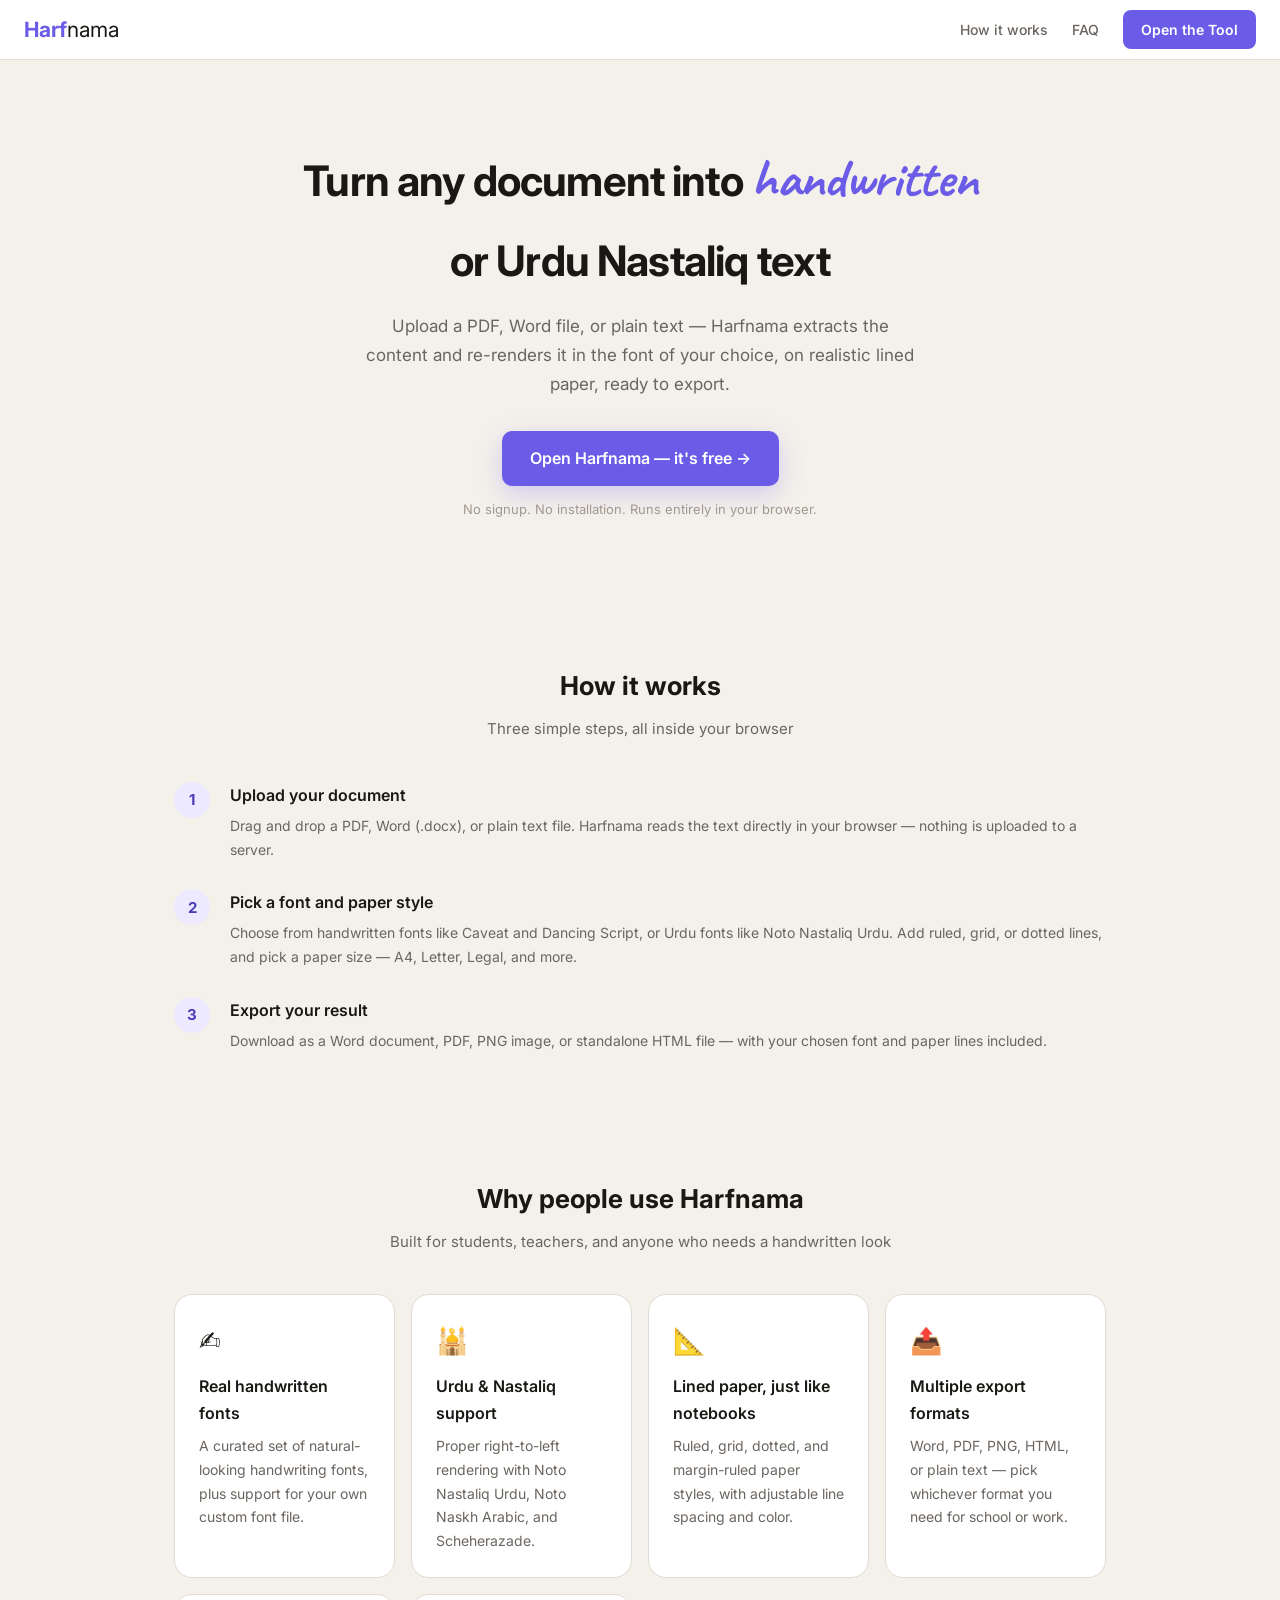
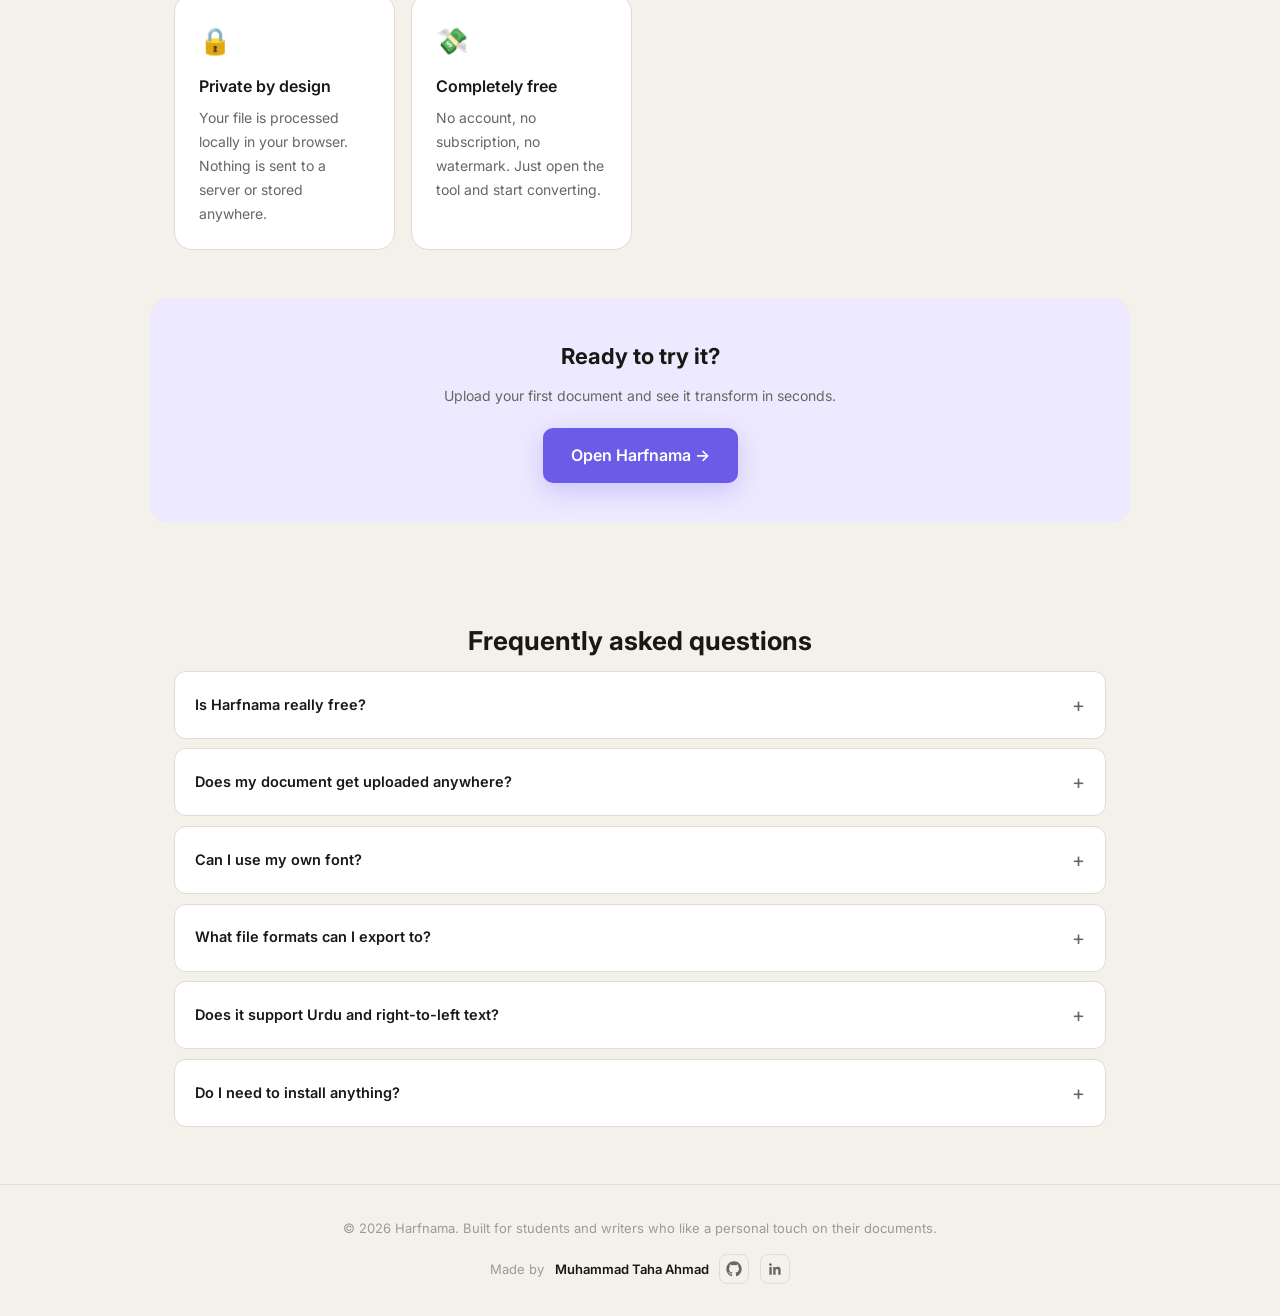
<file: index.html>
<!DOCTYPE html>
<html lang="en">
<head>
<meta charset="UTF-8"/>
<meta name="viewport" content="width=device-width,initial-scale=1.0"/>
<title>Harfnama — Turn Documents into Handwritten & Urdu Fonts, Free</title>
<meta name="description" content="Harfnama is a free browser tool that converts PDF, Word, and text documents into handwritten or Urdu Nastaliq fonts, with lined paper styles and export to PDF, Word, PNG, and HTML."/>

<!-- ════════════════════════════════════════════════
     ADSENSE SITE VERIFICATION
     Paste the verification <script> tag Google gives you
     after signup right below this comment (same as in app.html).
     ════════════════════════════════════════════════ -->

<link rel="preconnect" href="https://fonts.googleapis.com"/>
<link rel="preconnect" href="https://fonts.gstatic.com" crossorigin/>
<link href="https://fonts.googleapis.com/css2?family=Caveat:wght@600&family=Inter:wght@400;500;600;700&display=swap" rel="stylesheet"/>

<style>
*,*::before,*::after{box-sizing:border-box;margin:0;padding:0}
:root{
  --bg:#f4f1eb;--surface:#fff;--s2:#f0ede8;--border:#e0dbd3;--b2:#c8c2b8;
  --text:#1a1814;--muted:#6b6560;--hint:#a09990;
  --accent:#6b5ce7;--al:#ede9ff;--ad:#4a3db5;
  --green:#1b6b45;--gl:#e6f4ec;
  --r:12px;--rl:18px;
}
@media(prefers-color-scheme:dark){:root{
  --bg:#141210;--surface:#1e1c1a;--s2:#282522;--border:#3a3632;--b2:#504b45;
  --text:#f0ece6;--muted:#a09990;--hint:#6b6560;
  --accent:#9b8bf4;--al:#2a2455;--ad:#c4b8ff;
  --green:#4ade80;--gl:#0d2e1a;
}}
body{font-family:'Inter',system-ui,sans-serif;background:var(--bg);color:var(--text);line-height:1.7}

header{background:var(--surface);border-bottom:1px solid var(--border);padding:0 1.5rem;height:60px;display:flex;align-items:center;position:sticky;top:0;z-index:50}
.logo{font-size:21px;font-weight:700;color:var(--accent)}
.logo span{color:var(--text);font-weight:400}
nav{margin-left:auto;display:flex;gap:1.5rem;align-items:center}
nav a{color:var(--muted);text-decoration:none;font-size:14px;font-weight:500}
nav a:hover{color:var(--text)}
.nav-cta{background:var(--accent);color:#fff !important;padding:8px 18px;border-radius:8px;font-weight:600 !important}
.nav-cta:hover{background:var(--ad)}

.hero{max-width:760px;margin:0 auto;padding:4.5rem 1.5rem 3rem;text-align:center}
.hero h1{font-size:clamp(28px,5vw,42px);font-weight:700;letter-spacing:-.02em;margin-bottom:1rem}
.hero .script-sample{font-family:'Caveat',cursive;font-size:1.3em;color:var(--accent)}
.hero p{font-size:17px;color:var(--muted);max-width:560px;margin:0 auto 2rem}
.hero-cta{display:inline-flex;align-items:center;gap:8px;background:var(--accent);color:#fff;text-decoration:none;padding:14px 28px;border-radius:10px;font-weight:600;font-size:16px;box-shadow:0 8px 24px rgba(107,92,231,.25)}
.hero-cta:hover{background:var(--ad)}
.hero-sub{margin-top:.75rem;font-size:13px;color:var(--hint)}

.ad-slot{max-width:1100px;margin:0 auto;text-align:center;overflow:hidden}
.ad-slot:empty{display:none}
.ad-slot:not(:empty){padding:1.5rem 1.25rem}

.section{max-width:980px;margin:0 auto;padding:3rem 1.5rem}
.section h2{font-size:26px;font-weight:700;margin-bottom:.5rem;text-align:center}
.section .section-sub{text-align:center;color:var(--muted);font-size:15px;margin-bottom:2.5rem}

.features{display:grid;grid-template-columns:repeat(auto-fit,minmax(220px,1fr));gap:1rem}
.feature{background:var(--surface);border:1px solid var(--border);border-radius:var(--rl);padding:1.5rem}
.feature .icon{font-size:26px;margin-bottom:.6rem}
.feature h3{font-size:16px;font-weight:600;margin-bottom:.4rem}
.feature p{font-size:14px;color:var(--muted)}

.steps{counter-reset:step}
.step{display:flex;gap:1.25rem;margin-bottom:1.75rem;align-items:flex-start}
.step-num{flex-shrink:0;width:36px;height:36px;border-radius:50%;background:var(--al);color:var(--ad);display:flex;align-items:center;justify-content:center;font-weight:700;font-size:15px}
.step-body h3{font-size:16px;font-weight:600;margin-bottom:.3rem}
.step-body p{font-size:14px;color:var(--muted)}

.faq{background:var(--surface);border:1px solid var(--border);border-radius:var(--r);margin-bottom:.6rem;overflow:hidden}
.faq summary{padding:1rem 1.25rem;cursor:pointer;font-weight:600;font-size:14.5px;list-style:none;display:flex;justify-content:space-between;align-items:center}
.faq summary::-webkit-details-marker{display:none}
.faq summary::after{content:'+';font-size:20px;color:var(--muted);font-weight:400}
.faq[open] summary::after{content:'−'}
.faq p{padding:0 1.25rem 1.1rem;color:var(--muted);font-size:14px}

.cta-band{background:var(--al);border-radius:var(--rl);padding:2.5rem 1.5rem;text-align:center;max-width:980px;margin:0 auto 3rem}
.cta-band h2{font-size:22px;margin-bottom:.5rem}
.cta-band p{color:var(--muted);font-size:14px;margin-bottom:1.25rem}

footer{border-top:1px solid var(--border);padding:2rem 1.5rem;text-align:center;color:var(--hint);font-size:13px}
.footer-credit{margin-top:.9rem;display:flex;align-items:center;justify-content:center;gap:.65rem;flex-wrap:wrap}
.footer-credit .by{color:var(--hint)}
.footer-credit .author-name{color:var(--text);font-weight:600}
.social-link{display:inline-flex;align-items:center;justify-content:center;width:30px;height:30px;border-radius:8px;border:1px solid var(--border);color:var(--muted);transition:border-color .15s,color .15s}
.social-link:hover{border-color:var(--accent);color:var(--accent)}
.social-link svg{width:16px;height:16px}
footer a{color:var(--muted)}

@media(max-width:640px){
  nav{gap:1rem}
  .hero{padding:3rem 1.25rem 2rem}
  .section{padding:2.25rem 1.25rem}
}
</style>
</head>
<body>

<header>
  <div class="logo">Harf<span>nama</span></div>
  <nav>
    <a href="#how-it-works">How it works</a>
    <a href="#faq">FAQ</a>
    <a href="app.html" class="nav-cta">Open the Tool</a>
  </nav>
</header>

<section class="hero">
  <h1>Turn any document into <span class="script-sample">handwritten</span> or Urdu Nastaliq text</h1>
  <p>Upload a PDF, Word file, or plain text — Harfnama extracts the content and re-renders it in the font of your choice, on realistic lined paper, ready to export.</p>
  <a class="hero-cta" href="app.html">Open Harfnama — it's free →</a>
  <div class="hero-sub">No signup. No installation. Runs entirely in your browser.</div>
</section>

<!-- AD SLOT — below the hero, above the fold but not intrusive -->
<div class="ad-slot" id="adSlotHero">
  <!-- Paste AdSense <ins> unit here after approval -->
</div>

<section class="section" id="how-it-works">
  <h2>How it works</h2>
  <p class="section-sub">Three simple steps, all inside your browser</p>
  <div class="steps">
    <div class="step">
      <div class="step-num">1</div>
      <div class="step-body">
        <h3>Upload your document</h3>
        <p>Drag and drop a PDF, Word (.docx), or plain text file. Harfnama reads the text directly in your browser — nothing is uploaded to a server.</p>
      </div>
    </div>
    <div class="step">
      <div class="step-num">2</div>
      <div class="step-body">
        <h3>Pick a font and paper style</h3>
        <p>Choose from handwritten fonts like Caveat and Dancing Script, or Urdu fonts like Noto Nastaliq Urdu. Add ruled, grid, or dotted lines, and pick a paper size — A4, Letter, Legal, and more.</p>
      </div>
    </div>
    <div class="step">
      <div class="step-num">3</div>
      <div class="step-body">
        <h3>Export your result</h3>
        <p>Download as a Word document, PDF, PNG image, or standalone HTML file — with your chosen font and paper lines included.</p>
      </div>
    </div>
  </div>
</section>

<section class="section">
  <h2>Why people use Harfnama</h2>
  <p class="section-sub">Built for students, teachers, and anyone who needs a handwritten look</p>
  <div class="features">
    <div class="feature">
      <div class="icon">✍️</div>
      <h3>Real handwritten fonts</h3>
      <p>A curated set of natural-looking handwriting fonts, plus support for your own custom font file.</p>
    </div>
    <div class="feature">
      <div class="icon">🕌</div>
      <h3>Urdu &amp; Nastaliq support</h3>
      <p>Proper right-to-left rendering with Noto Nastaliq Urdu, Noto Naskh Arabic, and Scheherazade.</p>
    </div>
    <div class="feature">
      <div class="icon">📐</div>
      <h3>Lined paper, just like notebooks</h3>
      <p>Ruled, grid, dotted, and margin-ruled paper styles, with adjustable line spacing and color.</p>
    </div>
    <div class="feature">
      <div class="icon">📤</div>
      <h3>Multiple export formats</h3>
      <p>Word, PDF, PNG, HTML, or plain text — pick whichever format you need for school or work.</p>
    </div>
    <div class="feature">
      <div class="icon">🔒</div>
      <h3>Private by design</h3>
      <p>Your file is processed locally in your browser. Nothing is sent to a server or stored anywhere.</p>
    </div>
    <div class="feature">
      <div class="icon">💸</div>
      <h3>Completely free</h3>
      <p>No account, no subscription, no watermark. Just open the tool and start converting.</p>
    </div>
  </div>
</section>

<div class="cta-band">
  <h2>Ready to try it?</h2>
  <p>Upload your first document and see it transform in seconds.</p>
  <a class="hero-cta" href="app.html">Open Harfnama →</a>
</div>

<section class="section" id="faq">
  <h2>Frequently asked questions</h2>
  <details class="faq">
    <summary>Is Harfnama really free?</summary>
    <p>Yes. There is no signup, subscription, or hidden paywall. The site is supported by small, non-intrusive ads.</p>
  </details>
  <details class="faq">
    <summary>Does my document get uploaded anywhere?</summary>
    <p>No. PDF and Word parsing happens entirely inside your browser using JavaScript libraries. Your file never leaves your device.</p>
  </details>
  <details class="faq">
    <summary>Can I use my own font?</summary>
    <p>Yes. Harfnama supports uploading your own .ttf, .otf, .woff, or .woff2 font file, which is then used for both the preview and your exports.</p>
  </details>
  <details class="faq">
    <summary>What file formats can I export to?</summary>
    <p>You can export as a Word document (.docx), PDF, PNG image, standalone HTML file, or plain text (.txt).</p>
  </details>
  <details class="faq">
    <summary>Does it support Urdu and right-to-left text?</summary>
    <p>Yes. Harfnama includes Urdu Nastaliq, Naskh, and Scheherazade fonts, along with a right-to-left text direction toggle.</p>
  </details>
  <details class="faq">
    <summary>Do I need to install anything?</summary>
    <p>No installation is required. Harfnama runs directly in your web browser on desktop or mobile.</p>
  </details>
</section>

<footer>
  © <span id="year"></span> Harfnama. Built for students and writers who like a personal touch on their documents.
  <div class="footer-credit">
    <span class="by">Made by</span>
    <span class="author-name">Muhammad Taha Ahmad</span>
    <a class="social-link" href="https://github.com/NinjaVinja" target="_blank" rel="noopener noreferrer" aria-label="GitHub profile" title="GitHub">
      <svg viewBox="0 0 24 24" fill="currentColor" aria-hidden="true"><path d="M12 .5C5.65.5.5 5.65.5 12c0 5.08 3.29 9.39 7.86 10.91.57.1.78-.25.78-.55 0-.27-.01-1.16-.02-2.1-3.2.7-3.88-1.36-3.88-1.36-.52-1.33-1.28-1.68-1.28-1.68-1.04-.71.08-.7.08-.7 1.16.08 1.77 1.19 1.77 1.19 1.03 1.76 2.7 1.25 3.36.96.1-.75.4-1.25.73-1.54-2.55-.29-5.24-1.28-5.24-5.69 0-1.26.45-2.29 1.19-3.09-.12-.29-.52-1.46.11-3.05 0 0 .97-.31 3.18 1.18a11.1 11.1 0 0 1 5.79 0c2.21-1.49 3.18-1.18 3.18-1.18.63 1.59.23 2.76.11 3.05.74.8 1.19 1.83 1.19 3.09 0 4.42-2.69 5.39-5.25 5.68.41.36.78 1.07.78 2.16 0 1.56-.01 2.82-.01 3.2 0 .31.21.66.79.55C20.21 21.38 23.5 17.08 23.5 12 23.5 5.65 18.35.5 12 .5Z"/></svg>
    </a>
    <a class="social-link" href="https://www.linkedin.com/in/muhammad-taha-ahmad-391679262/" target="_blank" rel="noopener noreferrer" aria-label="LinkedIn profile" title="LinkedIn">
      <svg viewBox="0 0 24 24" fill="currentColor" aria-hidden="true"><path d="M20.45 20.45h-3.56v-5.57c0-1.33-.02-3.04-1.85-3.04-1.86 0-2.14 1.45-2.14 2.94v5.67H9.34V9h3.41v1.56h.05c.48-.9 1.64-1.85 3.38-1.85 3.6 0 4.27 2.37 4.27 5.46v6.28ZM5.34 7.43a2.07 2.07 0 1 1 0-4.13 2.07 2.07 0 0 1 0 4.13ZM7.12 20.45H3.56V9h3.56v11.45Z"/></svg>
    </a>
  </div>
</footer>

<script>document.getElementById('year').textContent = new Date().getFullYear();</script>
</body>
</html>
</file>
